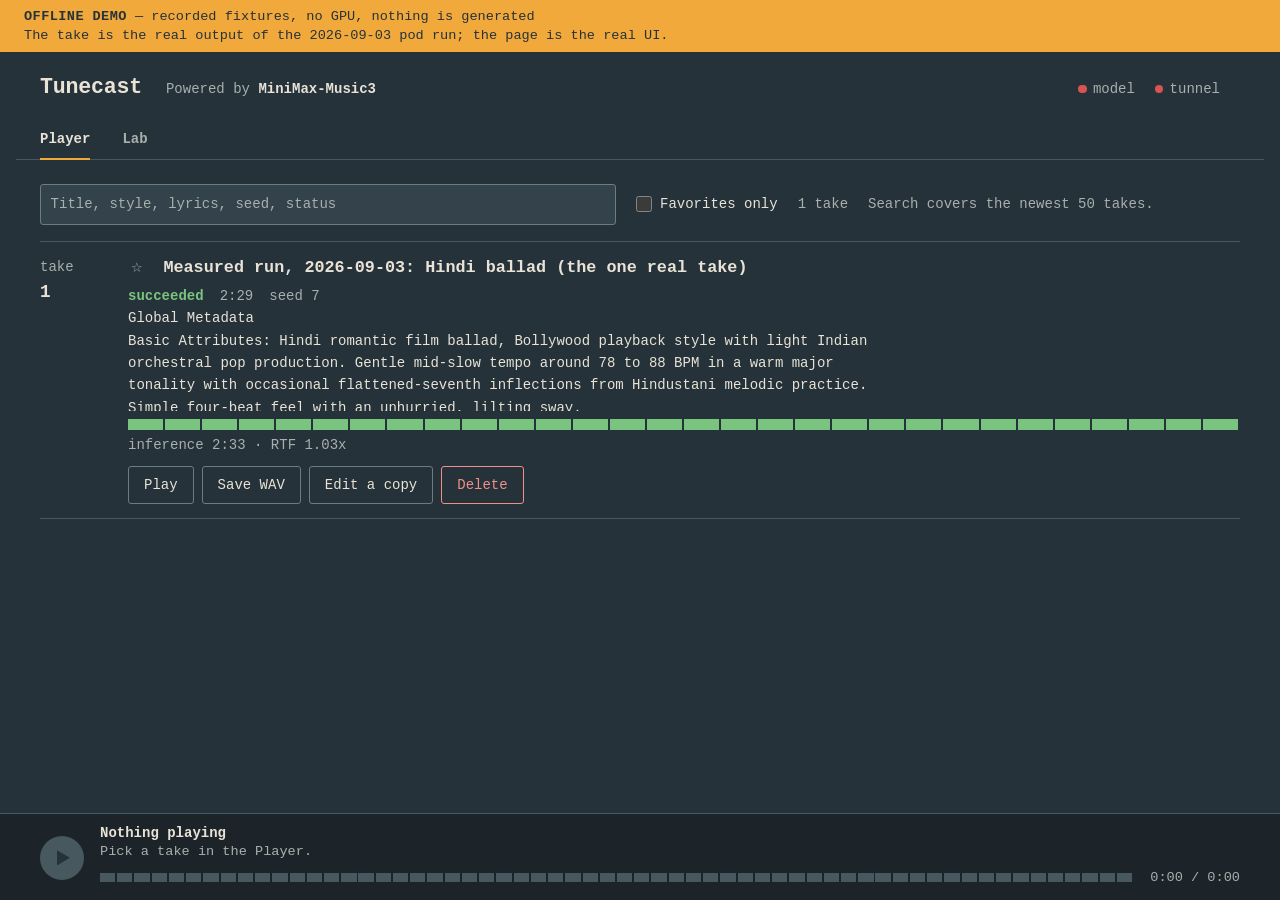
<file: demo/index.html>
<!doctype html>
<html lang="en">
<head>
<meta charset="utf-8">
<meta name="viewport" content="width=device-width, initial-scale=1">
<title>Tunecast offline demo</title>
<link rel="stylesheet" href="app.css">
<link rel="stylesheet" href="demo.css">
<script src="shim.js"></script>
<script type="module" src="app.js"></script>
</head>
<body>
<div class="demo-banner" role="note"><strong>OFFLINE DEMO</strong> &mdash; recorded fixtures, no GPU, nothing is generated <span>The take is the real output of the 2026-09-03 pod run; the page is the real UI.</span></div>

<header class="masthead">
  <h1>Tunecast</h1>
  <span class="powered">Powered by <strong>MiniMax-Music3</strong></span>
  <span class="status">
    <span id="lamp-model" class="lamp unknown" title="unknown: server unreachable">model</span>
    <span id="lamp-tunnel" class="lamp unknown" title="unknown: server unreachable">tunnel</span>
    <span id="gpus"></span>
    <span class="link">
      <span id="link-state" class="lamp on" role="status" aria-live="polite">online</span>
      <span id="link-age"></span>
      <button type="button" id="retry" class="btn quiet" hidden>Retry now</button>
    </span>
    <button type="button" id="signout" class="btn quiet" hidden>Sign out</button>
  </span>
</header>

<section id="keybox" class="keybox" hidden>
  <p id="keymsg">This server needs the shared API key. It stays in this browser only.</p>
  <form id="keyform">
    <input type="password" name="key" autocomplete="off" placeholder="API key" aria-label="API key" required>
    <button class="btn" type="submit">Use key</button>
    <label class="check"><input type="checkbox" name="remember"> Remember on this device <span class="hint">otherwise the key is forgotten when this tab closes</span></label>
  </form>
</section>

<main id="main" hidden>
  <div class="tabs" role="tablist" aria-label="Tunecast views">
    <button type="button" role="tab" id="tab-player" aria-controls="panel-player" aria-selected="true">Player</button>
    <button type="button" role="tab" id="tab-lab" aria-controls="panel-lab" aria-selected="false" tabindex="-1">Lab</button>
  </div>

  <section id="panel-player" class="panel player" role="tabpanel" aria-labelledby="tab-player">
    <div class="finder">
      <input type="search" id="search" aria-label="Search takes" placeholder="Title, style, lyrics, seed, status" autocomplete="off">
      <label class="check"><input type="checkbox" id="favonly"> Favorites only</label>
      <span id="count" class="note"></span>
      <span class="hint">Search covers the newest 50 takes.</span>
    </div>
    <p id="reelnote" class="note" role="status"></p>
    <p id="stale" class="stale-note" hidden>Stale: these takes may be out of date until the connection returns.</p>
    <ol id="reel" class="reel"></ol>
    <div id="empty" class="empty">
      <p>No takes yet. Write one in the Lab. Length is a ceiling: the model ends the song when the lyrics run out.</p>
      <button type="button" class="btn quiet" id="to-lab">Open the Lab</button>
    </div>
    <p id="nomatch" class="empty" hidden>No takes match. Clear the search or the favorites filter.</p>
  </section>

  <section id="panel-lab" class="panel lab" role="tabpanel" aria-labelledby="tab-lab" hidden>
    <form id="takeform" class="sheet">
      <div class="col">
        <div id="lineage" class="lineage" hidden>
          <p id="lineage-text"></p>
          <button type="button" class="btn quiet" id="detach">Detach</button>
        </div>

        <fieldset class="lyrics">
          <legend>Lyrics</legend>
          <div class="seg" role="radiogroup" aria-label="Edit lyrics as">
            <label><input type="radio" name="lyricsview" value="sections" checked><span>Sections</span></label>
            <label><input type="radio" name="lyricsview" value="text"><span>Text</span></label>
          </div>

          <div id="sheet">
            <ol id="sections" class="sections"></ol>
            <p id="sheet-empty" class="note">Add the first section, or switch to Text to paste whole lyrics.</p>
            <div class="chips adder" role="toolbar" aria-label="Add section">
              <span class="chips-label" aria-hidden="true">Add</span>
              <button type="button" class="chip" data-tag="Intro">Intro</button>
              <button type="button" class="chip" data-tag="Verse">Verse</button>
              <button type="button" class="chip" data-tag="Pre-Chorus">Pre-Chorus</button>
              <button type="button" class="chip" data-tag="Chorus">Chorus</button>
              <button type="button" class="chip" data-tag="Bridge">Bridge</button>
              <button type="button" class="chip" data-tag="Outro">Outro</button>
            </div>
          </div>

          <textarea id="lyrics" name="lyrics" maxlength="20000" aria-label="Lyrics as text" hidden placeholder="[Verse]
Morning light filtering through the pine
[Chorus]
Softly the world begins to breathe"></textarea>
          <p class="hint">Section tags such as [Verse] and [Chorus] sit on their own lines.</p>
        </fieldset>
      </div>

      <div class="col">
        <fieldset class="style">
          <legend>Style</legend>
          <div id="presets"></div>
          <label for="description">Style text <span class="hint">sent as written; presets add or remove their words</span></label>
          <textarea id="description" name="description" required maxlength="10000" placeholder="A warm acoustic pop song with intimate female vocals, fingerpicked guitar, soft piano, and a gradual build into a wide final chorus."></textarea>
        </fieldset>

        <div class="row">
          <div>
            <label for="duration">Maximum length <span class="hint" id="durlabel">3:00</span></label>
            <input type="range" id="duration" name="duration_s" min="1" max="360" value="180" aria-describedby="durlabel">
          </div>
          <div>
            <label for="seed">Seed <span class="hint">blank picks one</span></label>
            <input type="number" id="seed" name="seed" min="0" max="2147483647" step="1" placeholder="random">
            <label class="check"><input type="checkbox" id="seedlock"> Lock seed <span class="hint">reuse it for the next takes</span></label>
          </div>
        </div>

        <div class="actions">
          <button class="btn" type="submit" id="submit">Start take</button>
          <span class="note" id="formnote" role="status" aria-live="polite"></span>
        </div>

        <section class="compare" aria-labelledby="compare-h">
          <h2 id="compare-h">Compare two takes</h2>
          <div class="row">
            <div><label for="ab-a">A</label><select id="ab-a"><option value="">Choose a take</option></select></div>
            <div><label for="ab-b">B</label><select id="ab-b"><option value="">Choose a take</option></select></div>
          </div>
          <p class="note">Flip between A and B in the player bar. Playback keeps its position.</p>
        </section>
      </div>
    </form>
  </section>
</main>

<footer class="dock" aria-label="Now playing">
  <div class="transport">
    <button type="button" id="playpause" class="pp" aria-label="Play" disabled></button>
    <div class="now">
      <span id="now-title">Nothing playing</span>
      <span id="now-meta" class="note">Pick a take in the Player.</span>
    </div>
    <span id="ab" class="ab" role="group" aria-label="A/B" hidden>
      <button type="button" id="flip-a" aria-label="Switch to A" aria-pressed="false">A</button>
      <button type="button" id="flip-b" aria-label="Switch to B" aria-pressed="false">B</button>
    </span>
    <input type="range" id="scrub" class="scrub" min="0" max="0" step="0.1" value="0" aria-label="Position" disabled>
    <span id="clock" class="clock">0:00 / 0:00</span>
  </div>
  <audio id="audio" preload="auto"></audio>
  <p class="tally">Outputs are deleted when this pod terminates. Save what you want to keep.<span class="more"> Every play or save crosses the ngrok tunnel and counts toward its monthly 1 GB.</span></p>
</footer>

<template id="take-row">
  <li class="take">
    <div class="num">take<b></b></div>
    <div class="body">
      <div class="head">
        <button type="button" class="fav" aria-label="Favorite" aria-pressed="false"></button>
        <input type="text" class="title" aria-label="Title" maxlength="120" autocomplete="off" spellcheck="false">
      </div>
      <div class="facts"><span class="state"></span><span class="meta len"></span><span class="meta seed"></span><span class="meta when"></span></div>
      <div class="desc"></div>
      <div class="meter" aria-hidden="true"></div>
      <div class="note prog"></div>
      <div class="note stats"></div>
      <div class="note diff"></div>
      <div class="err error" hidden></div>
      <div class="tools">
        <button type="button" class="btn quiet play">Play</button>
        <a class="btn quiet save" href="#">Save WAV</a>
        <button type="button" class="btn quiet copy">Edit a copy</button>
        <a class="btn quiet exp" href="#">Export experiment</a>
        <button type="button" class="btn quiet danger del">Delete</button>
      </div>
    </div>
  </li>
</template>

<template id="section-card">
  <li class="section">
    <div class="section-head">
      <input type="text" class="tag" list="tags" maxlength="40" placeholder="untagged" autocomplete="off" spellcheck="false">
      <span class="moves">
        <button type="button" class="icon up">&uarr;</button>
        <button type="button" class="icon down">&darr;</button>
        <button type="button" class="icon remove">&times;</button>
      </span>
    </div>
    <textarea class="lines" rows="3" spellcheck="false"></textarea>
  </li>
</template>

<datalist id="tags">
  <option value="Intro"><option value="Verse"><option value="Pre-Chorus"><option value="Chorus">
  <option value="Bridge"><option value="Hook"><option value="Interlude"><option value="Outro">
</datalist>

</body>
</html>
</file>
<file: demo/app.css>
:root {
  --deck: #26323a;
  --panel: #33424b;
  --well: #1c2429;
  --line: #47585f;
  --edge: #6b7c83;
  --paper: #e8e3d6;
  --muted: #a8b0ad;
  --amber: #f2a93b;
  --tally: #d9534f;
  --tally-ink: #f08f88;
  --tally-strip: #b8423e;
  --ready: #7bc47f;
  --mono: ui-monospace, "Cascadia Mono", "SF Mono", Menlo, Consolas, "Liberation Mono", monospace;
}
* { box-sizing: border-box; }
html { color-scheme: dark; scroll-padding-bottom: calc(var(--dock-h, 7rem) + 0.5rem); }     /* the sticky dock must not cover a focused control */
body {
  margin: 0; min-height: 100vh; display: flex; flex-direction: column;
  background: var(--deck); color: var(--paper); font: 14px/1.6 var(--mono);
}
a { color: inherit; }
button, input, textarea, select { font: inherit; color: inherit; }
:focus-visible { outline: 2px solid var(--amber); outline-offset: 2px; }
[hidden] { display: none !important; }

/* masthead, tabs, panels and the transport share one 78rem column, so their left edges line up */
.masthead, .tabs, .panel, .transport { width: 100%; max-width: 78rem; margin-left: auto; margin-right: auto; }
.masthead {
  display: flex; flex-wrap: wrap; align-items: baseline; gap: 0.5rem 1.5rem;
  padding: 1.1rem 1.5rem 0.9rem;
}
.masthead h1 { margin: 0; font-size: 1.35rem; font-weight: 600; letter-spacing: -0.01em; }
.masthead .powered { color: var(--muted); }
.masthead .powered strong { color: var(--paper); font-weight: 600; }
.masthead .status { margin-left: auto; display: flex; flex-wrap: wrap; gap: 0 1.25rem; color: var(--muted); }
.lamp::before {
  content: ""; display: inline-block; width: 0.6em; height: 0.6em; border-radius: 50%;
  background: var(--tally); margin-right: 0.45em; vertical-align: -0.02em;
}
.lamp.on::before { background: var(--ready); }
.lamp.warn::before { background: var(--amber); }
.lamp.unknown::before { background: transparent; box-shadow: inset 0 0 0 2px var(--muted); }
.link { display: flex; flex-wrap: wrap; align-items: baseline; gap: 0 0.6rem; }
.status .btn { padding: 0.1rem 0.7rem; line-height: 1.5; }
.status .btn.quiet { padding: calc(0.1rem - 1px) calc(0.7rem - 1px); }

.keybox { margin: 1.5rem; padding: 1rem 1.25rem; background: var(--panel); border-left: 4px solid var(--amber); }
.keybox p { margin: 0 0 0.6rem; }
.keybox form { display: flex; gap: 0.6rem; flex-wrap: wrap; }
.keybox input { flex: 1 1 16rem; }
.keybox .check { flex: 1 1 100%; margin: 0; }
.keybox .check input { flex: none; }

.tabs { display: flex; gap: 2rem; padding: 0 1.5rem; border-bottom: 1px solid var(--line); }
.tabs [role=tab] {
  background: none; border: 0; border-bottom: 2px solid transparent; margin-bottom: -1px;
  padding: 0.55rem 0 0.5rem; color: var(--muted); font-weight: 600; cursor: pointer;
}
.tabs [role=tab]:hover { color: var(--paper); }
.tabs [aria-selected=true] { color: var(--paper); border-bottom-color: var(--amber); }

.panel { padding: 1.5rem; }
h2 { font-size: 1rem; font-weight: 600; margin: 0 0 0.6rem; }

label { display: block; margin: 0.9rem 0 0.3rem; }
.hint { color: var(--muted); font-weight: 400; }
label .hint { float: right; }
p.hint { margin: 0.4rem 0 0; }
textarea, select, input[type=text], input[type=number], input[type=password], input[type=search] {
  width: 100%; background: var(--panel); border: 1px solid var(--edge); border-radius: 3px;
  padding: 0.5rem 0.6rem; color: var(--paper);
}
::placeholder { color: var(--muted); opacity: 1; }
textarea { min-height: 7rem; resize: vertical; line-height: 1.5; }
#lyrics { min-height: 18rem; }
input[type=range] { width: 100%; margin: 0.3rem 0; accent-color: var(--amber); }
.check { display: flex; flex-wrap: wrap; align-items: center; gap: 0 0.5rem; margin: 0.55rem 0 0; }
.check input { width: 1rem; height: 1rem; margin: 0; accent-color: var(--amber); }
.check .hint { float: none; }
.row { display: flex; gap: 1rem; }
.row > * { flex: 1; min-width: 0; }
.btn {
  display: inline-block; background: var(--paper); color: var(--deck); border: 0; border-radius: 3px;
  padding: 0.5rem 1rem; font-weight: 600; cursor: pointer; text-decoration: none; line-height: 1.6;
}
.btn.quiet { background: transparent; color: var(--paper); border: 1px solid var(--edge); font-weight: 500; padding: calc(0.5rem - 1px) calc(1rem - 1px); }
.btn.quiet:hover { border-color: var(--paper); }
.btn.danger { color: var(--tally-ink); border-color: var(--tally-ink); }
.btn:disabled { opacity: 0.5; cursor: default; }
.note { color: var(--muted); }
.error { color: var(--tally-ink); }

/* Player */
.finder { display: flex; flex-wrap: wrap; align-items: center; gap: 0.6rem 1.25rem; margin-bottom: 1rem; }
.finder input[type=search] { flex: 0 1 36rem; }
.finder .check { margin: 0; }
#reelnote:empty { display: none; }
.stale-note { margin: 0 0 1rem; padding: 0.4rem 0.75rem; border-left: 4px dashed var(--amber); background: var(--panel); }
.reel.stale { filter: grayscale(1); }
.reel { list-style: none; margin: 0; padding: 0; }
.take {
  display: grid; grid-template-columns: 4.5rem minmax(0, 1fr); gap: 0 1rem;
  padding: 0.9rem 0; border-top: 1px solid var(--line);
}
.take:last-child { border-bottom: 1px solid var(--line); }
.take .num { color: var(--muted); }
.take .num b { display: block; color: var(--paper); font-weight: 600; font-size: 1.1rem; }
.take.current .num, .take.current .num b { color: var(--amber); }
.take .head { display: flex; align-items: center; gap: 0.25rem; margin: -0.3rem 0 0 -0.45rem; }
.fav {
  flex: none; width: 2rem; height: 2rem; background: none; border: 0; border-radius: 3px;
  color: var(--muted); font-size: 1.15rem; line-height: 1; cursor: pointer;
}
.fav::before { content: "\2606"; }
.fav[aria-pressed=true] { color: var(--amber); }
.fav[aria-pressed=true]::before { content: "\2605"; }
.take .title {
  flex: 1; min-width: 0; background: transparent; border-color: transparent;
  font-size: 1.05rem; font-weight: 600; padding: 0.15rem 0.35rem;
}
.take .title::placeholder { color: var(--paper); }
.take .title:hover { border-color: var(--line); }
.take .title:focus { background: var(--panel); border-color: var(--edge); }
.take .facts { display: flex; flex-wrap: wrap; gap: 0.1rem 1rem; }
.take .desc { max-width: 90ch; white-space: pre-wrap; overflow-wrap: anywhere; }
.take .meta { color: var(--muted); }
.take .state { font-weight: 600; }
.take.running .state { color: var(--amber); animation: blink 1.4s steps(2, start) infinite; }
.take.succeeded .state { color: var(--ready); }
.take.failed .state { color: var(--tally-ink); }
@keyframes blink { to { visibility: hidden; } }
@media (prefers-reduced-motion: reduce) { .take.running .state { animation: none; } }

/* segmented meter: fill colour up to --lit, gaps painted in the background colour */
.meter {
  --lit: 0%; --fill: var(--amber);
  height: 0.7rem; margin: 0.5rem 0 0.2rem;
  background:
    repeating-linear-gradient(90deg, transparent 0 calc(100% / 30 - 2px), var(--deck) 0 calc(100% / 30)),
    linear-gradient(90deg, var(--fill) var(--lit), var(--line) 0);
}
.take.succeeded .meter { --fill: var(--ready); }
.take .tools { margin-top: 0.6rem; display: flex; flex-wrap: wrap; gap: 0.5rem; align-items: center; }
.take.current .play { background: var(--amber); border-color: var(--amber); color: var(--deck); font-weight: 600; }
.take .err { white-space: pre-wrap; overflow-wrap: anywhere; margin-top: 0.4rem; }
.empty { color: var(--muted); padding: 1rem 0; border-top: 1px solid var(--line); border-bottom: 1px solid var(--line); }
.empty p { margin: 0 0 0.75rem; }
p.empty { margin: 0; }

/* Lab */
.sheet { display: grid; grid-template-columns: minmax(0, 1fr) minmax(0, 1fr); gap: 2rem 2.5rem; align-items: start; }
@media (max-width: 62rem) { .sheet { grid-template-columns: minmax(0, 1fr); } }
fieldset { border: 0; padding: 0; margin: 0; min-width: 0; }
legend { font-size: 1rem; font-weight: 600; padding: 0; margin-bottom: 0.6rem; }
.lineage { margin-bottom: 1.25rem; padding: 0.7rem 1rem; background: var(--panel); border-left: 4px solid var(--amber); display: flex; flex-wrap: wrap; align-items: center; gap: 0.5rem 1rem; }
.lineage p { margin: 0; flex: 1 1 16rem; }

.seg { display: inline-flex; border: 1px solid var(--edge); border-radius: 3px; margin-bottom: 0.8rem; }
.seg label { position: relative; margin: 0; }
.seg input { position: absolute; inset: 0; width: 100%; height: 100%; margin: 0; opacity: 0; cursor: pointer; }
.seg span { display: block; padding: 0.25rem 0.85rem; color: var(--muted); }
.seg input:checked + span { background: var(--paper); color: var(--deck); font-weight: 600; }
.seg input:focus-visible + span { outline: 2px solid var(--amber); outline-offset: 2px; }

.sections { list-style: none; margin: 0 0 0.6rem; padding: 0; display: grid; grid-template-columns: minmax(0, 1fr); gap: 0.6rem; }
.section { background: var(--panel); border-left: 3px solid var(--line); border-radius: 3px; padding: 0.45rem 0.6rem 0.6rem; }
.section[data-kind=verse] { border-left-color: var(--paper); }
.section[data-kind=chorus] { border-left-color: var(--amber); }
.section[data-kind=bridge] { border-left-color: var(--ready); }
.section-head { display: flex; align-items: center; gap: 0.5rem; margin-bottom: 0.35rem; }
.section .tag { flex: 1; min-width: 0; background: transparent; border-color: transparent; font-weight: 600; padding: 0.15rem 0.35rem; margin-left: -0.35rem; }
.section .tag:hover { border-color: var(--line); }
.section .tag:focus { background: var(--deck); border-color: var(--edge); }
.section .lines { min-height: 4.8rem; field-sizing: content; background: var(--deck); }
.moves { display: flex; gap: 0.3rem; }
.icon {
  width: 2rem; height: 2rem; padding: 0; background: transparent; border: 1px solid var(--edge);
  border-radius: 3px; color: var(--paper); line-height: 1; cursor: pointer;
}
.icon:hover { border-color: var(--paper); }
.icon:disabled { opacity: 0.35; cursor: default; }
.icon.remove:hover { color: var(--tally-ink); border-color: var(--tally-ink); }
#sheet-empty { margin: 0 0 0.6rem; }

.chips { display: flex; flex-wrap: wrap; align-items: center; gap: 0.35rem; margin: 0 0 0.45rem; }
.chips-label { color: var(--muted); }
#presets .chips { position: relative; padding-left: 7.5rem; }     /* wrapped chips stay in the chip column */
#presets .chips-label { position: absolute; left: 0; top: 0.2rem; }
.chip {
  background: transparent; color: var(--paper); border: 1px solid var(--edge); border-radius: 999px;
  padding: 0.15rem 0.7rem; cursor: pointer;
}
.chip:hover { border-color: var(--paper); }
.chip[aria-pressed=true] { background: var(--amber); border-color: var(--amber); color: var(--deck); font-weight: 600; }
.adder .chips-label { margin-right: 0.25rem; }
#presets { margin-bottom: 0.4rem; }

.actions { margin-top: 1.2rem; display: flex; flex-wrap: wrap; align-items: center; gap: 0.6rem 1rem; }
.compare { margin-top: 2rem; padding-top: 1.1rem; border-top: 1px solid var(--line); }
.compare label { margin-top: 0; }
.compare .note { margin: 0.6rem 0 0; }

/* Dock: one audio element for the whole page, outside both tab panels */
.dock { position: sticky; bottom: 0; margin-top: auto; z-index: 1; background: var(--well); border-top: 1px solid var(--line); }
.transport {
  padding: 0.65rem 1.5rem 0.55rem;
  display: grid; grid-template-columns: auto minmax(0, 1fr) auto; grid-template-areas: "pp now ab" "pp scrub clock";
  align-items: center; gap: 0.15rem 1rem;
}
.pp {
  grid-area: pp; width: 2.75rem; height: 2.75rem; border: 0; border-radius: 50%;
  background: var(--amber); color: var(--deck); display: grid; place-items: center; cursor: pointer;
}
.pp::before { content: ""; width: 0.8rem; height: 0.95rem; margin-left: 0.18rem; background: currentColor; clip-path: polygon(0 0, 100% 50%, 0 100%); }
.pp.playing::before { width: 0.8rem; margin-left: 0; clip-path: none; background: none; border-left: 0.27rem solid; border-right: 0.27rem solid; }
.pp:disabled { background: var(--line); cursor: default; }
.now { grid-area: now; min-width: 0; display: flex; flex-direction: column; line-height: 1.35; }
#now-title, #now-meta { white-space: nowrap; overflow: hidden; text-overflow: ellipsis; }
#now-title { font-weight: 600; }
#now-meta { font-size: 0.85rem; }
.ab { grid-area: ab; display: flex; }
.ab button {
  min-width: 2.2rem; height: 1.9rem; background: transparent; color: var(--paper);
  border: 1px solid var(--edge); font-weight: 600; cursor: pointer;
}
.ab button:first-child { border-radius: 3px 0 0 3px; }
.ab button:last-child { border-radius: 0 3px 3px 0; border-left: 0; }
.ab button[aria-pressed=true] { background: var(--amber); border-color: var(--amber); color: var(--deck); }
.clock { grid-area: clock; color: var(--muted); font-size: 0.85rem; font-variant-numeric: tabular-nums; white-space: nowrap; }

.scrub {
  --pos: 0%; --segs: 60;
  grid-area: scrub; width: 100%; height: 1.1rem; margin: 0;
  -webkit-appearance: none; appearance: none; background: transparent; cursor: pointer;
}
.scrub:disabled { cursor: default; }
.scrub::-webkit-slider-runnable-track {
  height: 0.55rem;
  background:
    repeating-linear-gradient(90deg, transparent 0 calc(100% / var(--segs) - 2px), var(--well) 0 calc(100% / var(--segs))),
    linear-gradient(90deg, var(--amber) var(--pos), var(--line) 0);
}
.scrub::-moz-range-track {
  height: 0.55rem;
  background:
    repeating-linear-gradient(90deg, transparent 0 calc(100% / var(--segs) - 2px), var(--well) 0 calc(100% / var(--segs))),
    linear-gradient(90deg, var(--amber) var(--pos), var(--line) 0);
}
.scrub::-webkit-slider-thumb { -webkit-appearance: none; width: 3px; height: 1.1rem; margin-top: -0.275rem; background: var(--paper); border: 0; }
.scrub::-moz-range-thumb { width: 3px; height: 1.1rem; background: var(--paper); border: 0; border-radius: 0; }
.scrub:disabled::-webkit-slider-thumb { background: transparent; }
.scrub:disabled::-moz-range-thumb { background: transparent; }

.tally { margin: 0; padding: 0.4rem 1.5rem; background: var(--tally-strip); color: #fff; font-weight: 600; font-size: 0.85rem; }

@media (max-width: 40rem) {
  .masthead, .tabs { padding-left: 1rem; padding-right: 1rem; }
  .masthead .status { margin-left: 0; }
  .panel { padding: 1.1rem 1rem; }
  .take { grid-template-columns: 3rem minmax(0, 1fr); gap: 0 0.6rem; }
  .take .tools .btn { padding: 0.35rem 0.65rem; }
  .take .tools .btn.quiet { padding: calc(0.35rem - 1px) calc(0.65rem - 1px); }
  .row { flex-direction: column; gap: 0; }
  #presets .chips { padding-left: 0; }
  #presets .chips-label { position: static; width: 100%; }
  .transport { padding: 0.55rem 1rem 0.45rem; gap: 0.1rem 0.75rem; }
  .scrub { --segs: 30; }
  .tally { padding: 0.35rem 1rem; font-size: 0.75rem; }
}
</file>
<file: demo/demo.css>
/* Offline demo only. Loaded after app.css (scripts/build_demo.py). */
.demo-banner {
  position: sticky; top: 0; z-index: 2; padding: 0.45rem 1.5rem;
  background: var(--amber); color: var(--deck); font-size: 0.85rem; line-height: 1.4;
}
.demo-banner strong { letter-spacing: 0.03em; }
.demo-banner span { display: block; font-weight: 400; }
@media (max-width: 40rem) { .demo-banner { padding: 0.4rem 1rem; font-size: 0.75rem; } }

/* the fixture has no known time of day, and its description is a 3,000-character caption */
.take .when { display: none; }
.take .desc { max-height: 6.5rem; overflow: auto; }
/* pod-only chrome: no key to forget, no pod to terminate, no tunnel to meter */
#signout, .tally { display: none !important; }
/* the link lamp reads "online" beside the offline banner; there is no server link to show */
.masthead .link { display: none !important; }
</file>
